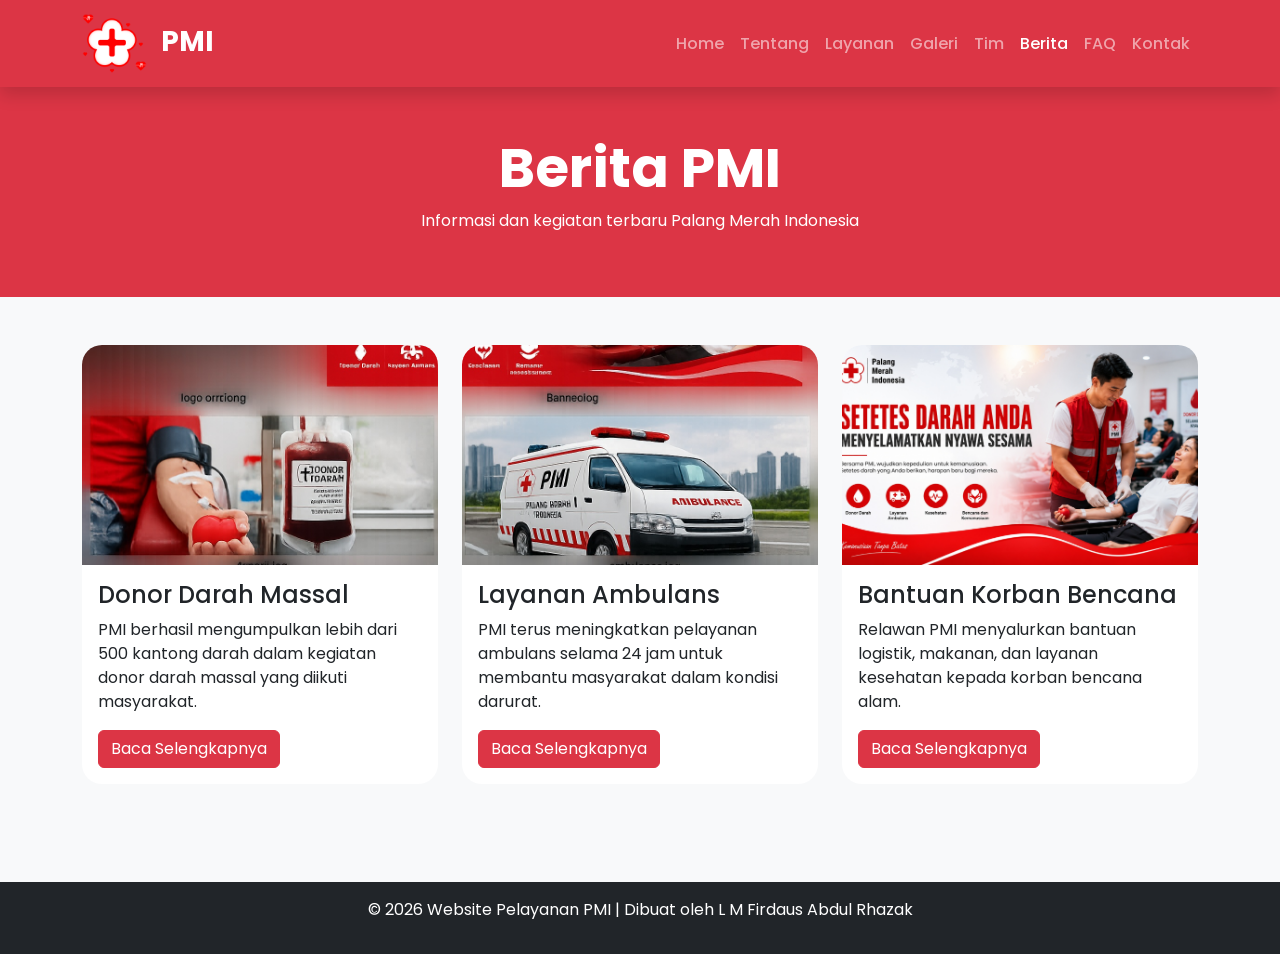
<file: berita.html>
<!DOCTYPE html>
<html lang="id">
<head>

<meta charset="UTF-8">
<meta name="viewport" content="width=device-width, initial-scale=1.0">

<title>Berita PMI</title>

<link href="https://cdn.jsdelivr.net/npm/bootstrap@5.3.3/dist/css/bootstrap.min.css" rel="stylesheet">

<link rel="stylesheet" href="https://cdnjs.cloudflare.com/ajax/libs/font-awesome/6.7.2/css/all.min.css">

<link rel="stylesheet" href="css/style.css">

<style>

.news-card{

border:none;
border-radius:20px;
overflow:hidden;
transition:.3s;

}

.news-card:hover{

transform:translateY(-8px);
box-shadow:0 15px 35px rgba(0,0,0,.2);

}

.news-card img{

height:220px;
object-fit:cover;

}

</style>

</head>

<body>

<!-- Navbar -->

<nav class="navbar navbar-expand-lg navbar-dark bg-danger shadow sticky-top">

<div class="container">

<a class="navbar-brand fw-bold" href="index.html">

<img src="img/logo-pmi.png" width="55" class="me-2">

PMI

</a>

<button class="navbar-toggler" data-bs-toggle="collapse" data-bs-target="#menu">

<span class="navbar-toggler-icon"></span>

</button>

<div class="collapse navbar-collapse" id="menu">

<ul class="navbar-nav ms-auto">

<li class="nav-item"><a class="nav-link" href="index.html">Home</a></li>

<li class="nav-item"><a class="nav-link" href="tentang.html">Tentang</a></li>

<li class="nav-item"><a class="nav-link" href="layanan.html">Layanan</a></li>

<li class="nav-item"><a class="nav-link" href="galeri.html">Galeri</a></li>

<li class="nav-item"><a class="nav-link" href="tim.html">Tim</a></li>

<li class="nav-item"><a class="nav-link active" href="berita.html">Berita</a></li>

<li class="nav-item"><a class="nav-link" href="faq.html">FAQ</a></li>

<li class="nav-item"><a class="nav-link" href="kontak.html">Kontak</a></li>

</ul>

</div>

</div>

</nav>

<!-- Header -->

<section class="bg-danger text-white text-center py-5">

<div class="container">

<h1 class="fw-bold">

Berita PMI

</h1>

<p>

Informasi dan kegiatan terbaru Palang Merah Indonesia

</p>

</div>

</section>

<!-- Berita -->

<section class="container py-5">

<div class="row g-4">

<!-- Berita 1 -->

<div class="col-md-4">

<div class="card news-card">

<img src="img/donor1.jpg">

<div class="card-body">

<h4>

Donor Darah Massal

</h4>

<p>

PMI berhasil mengumpulkan lebih dari 500 kantong darah dalam kegiatan donor darah massal yang diikuti masyarakat.

</p>

<a href="#" class="btn btn-danger">

Baca Selengkapnya

</a>

</div>

</div>

</div>

<!-- Berita 2 -->

<div class="col-md-4">

<div class="card news-card">

<img src="img/ambulance.jpg">

<div class="card-body">

<h4>

Layanan Ambulans

</h4>

<p>

PMI terus meningkatkan pelayanan ambulans selama 24 jam untuk membantu masyarakat dalam kondisi darurat.

</p>

<a href="#" class="btn btn-danger">

Baca Selengkapnya

</a>

</div>

</div>

</div>

<!-- Berita 3 -->

<div class="col-md-4">

<div class="card news-card">

<img src="img/banner.jpg">

<div class="card-body">

<h4>

Bantuan Korban Bencana

</h4>

<p>

Relawan PMI menyalurkan bantuan logistik, makanan, dan layanan kesehatan kepada korban bencana alam.

</p>

<a href="#" class="btn btn-danger">

Baca Selengkapnya

</a>

</div>

</div>

</div>

</div>

</section>

<!-- Footer -->

<footer class="bg-dark text-white text-center p-3">

<p>

© 2026 Website Pelayanan PMI | Dibuat oleh L M Firdaus Abdul Rhazak

</p>

</footer>

<script src="https://cdn.jsdelivr.net/npm/bootstrap@5.3.3/dist/js/bootstrap.bundle.min.js"></script>

</body>

</html>
</file>
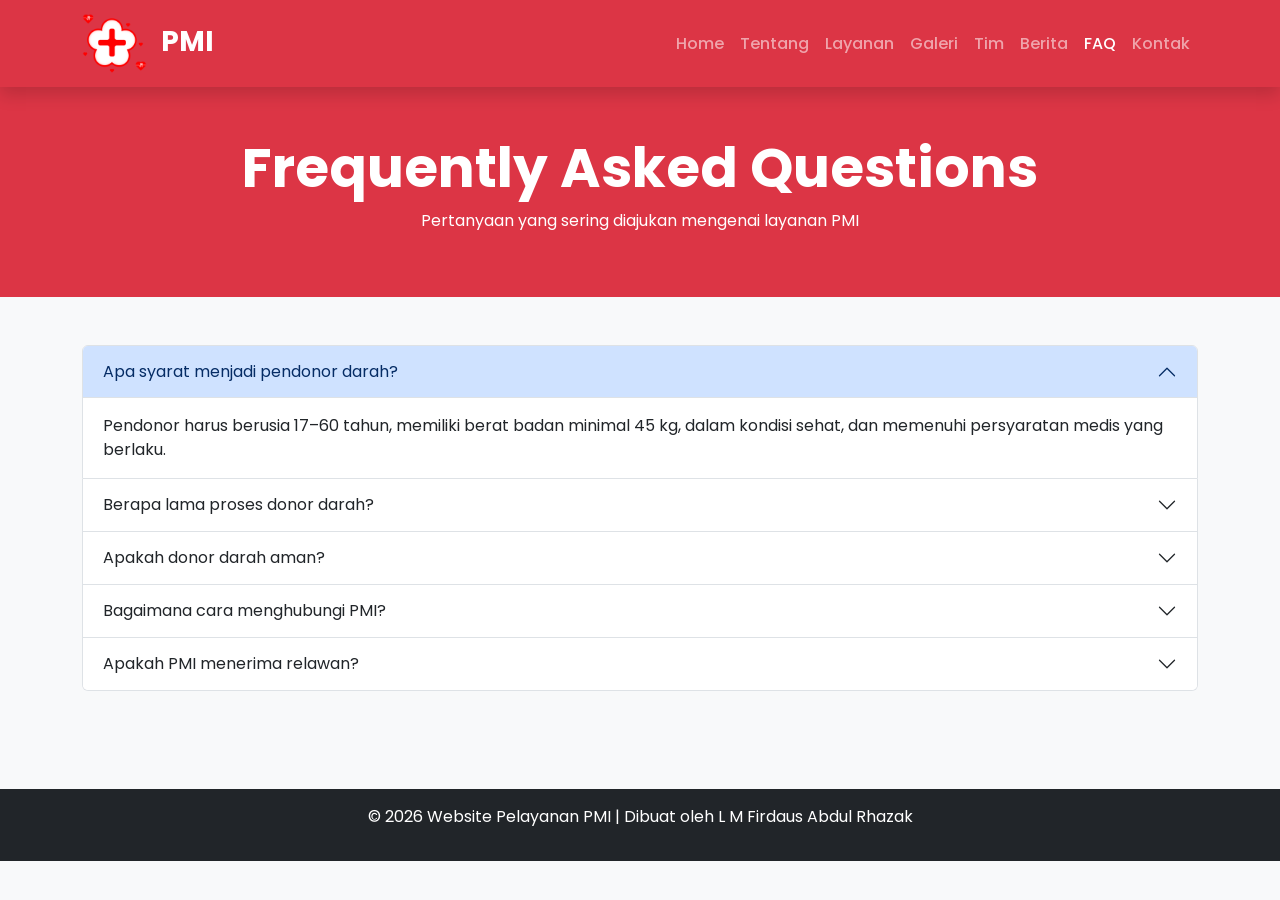
<file: faq.html>
<!DOCTYPE html>
<html lang="id">
<head>

<meta charset="UTF-8">
<meta name="viewport" content="width=device-width, initial-scale=1.0">

<title>FAQ PMI</title>

<link href="https://cdn.jsdelivr.net/npm/bootstrap@5.3.3/dist/css/bootstrap.min.css" rel="stylesheet">

<link rel="stylesheet" href="https://cdnjs.cloudflare.com/ajax/libs/font-awesome/6.7.2/css/all.min.css">

<link rel="stylesheet" href="css/style.css">

</head>

<body>

<!-- Navbar -->

<nav class="navbar navbar-expand-lg navbar-dark bg-danger shadow sticky-top">

<div class="container">

<a class="navbar-brand fw-bold" href="index.html">

<img src="img/logo-pmi.png" width="55" class="me-2">

PMI

</a>

<button class="navbar-toggler"
data-bs-toggle="collapse"
data-bs-target="#menu">

<span class="navbar-toggler-icon"></span>

</button>

<div class="collapse navbar-collapse" id="menu">

<ul class="navbar-nav ms-auto">

<li class="nav-item"><a class="nav-link" href="index.html">Home</a></li>
<li class="nav-item"><a class="nav-link" href="tentang.html">Tentang</a></li>
<li class="nav-item"><a class="nav-link" href="layanan.html">Layanan</a></li>
<li class="nav-item"><a class="nav-link" href="galeri.html">Galeri</a></li>
<li class="nav-item"><a class="nav-link" href="tim.html">Tim</a></li>
<li class="nav-item"><a class="nav-link" href="berita.html">Berita</a></li>
<li class="nav-item"><a class="nav-link active" href="faq.html">FAQ</a></li>
<li class="nav-item"><a class="nav-link" href="kontak.html">Kontak</a></li>

</ul>

</div>

</div>

</nav>

<!-- Header -->

<section class="bg-danger text-white text-center py-5">

<div class="container">

<h1 class="fw-bold">

Frequently Asked Questions

</h1>

<p>

Pertanyaan yang sering diajukan mengenai layanan PMI

</p>

</div>

</section>

<!-- FAQ -->

<section class="container py-5">

<div class="accordion" id="faqAccordion">

<div class="accordion-item">

<h2 class="accordion-header">

<button class="accordion-button" type="button" data-bs-toggle="collapse" data-bs-target="#faq1">

Apa syarat menjadi pendonor darah?

</button>

</h2>

<div id="faq1" class="accordion-collapse collapse show" data-bs-parent="#faqAccordion">

<div class="accordion-body">

Pendonor harus berusia 17–60 tahun, memiliki berat badan minimal 45 kg, dalam kondisi sehat, dan memenuhi persyaratan medis yang berlaku.

</div>

</div>

</div>

<div class="accordion-item">

<h2 class="accordion-header">

<button class="accordion-button collapsed" type="button" data-bs-toggle="collapse" data-bs-target="#faq2">

Berapa lama proses donor darah?

</button>

</h2>

<div id="faq2" class="accordion-collapse collapse" data-bs-parent="#faqAccordion">

<div class="accordion-body">

Proses donor darah biasanya memerlukan waktu sekitar 10–15 menit, sedangkan keseluruhan proses pendaftaran hingga selesai sekitar 30 menit.

</div>

</div>

</div>

<div class="accordion-item">

<h2 class="accordion-header">

<button class="accordion-button collapsed" type="button" data-bs-toggle="collapse" data-bs-target="#faq3">

Apakah donor darah aman?

</button>

</h2>

<div id="faq3" class="accordion-collapse collapse" data-bs-parent="#faqAccordion">

<div class="accordion-body">

Ya. Seluruh peralatan donor darah yang digunakan bersifat steril dan hanya digunakan satu kali sehingga aman bagi pendonor.

</div>

</div>

</div>

<div class="accordion-item">

<h2 class="accordion-header">

<button class="accordion-button collapsed" type="button" data-bs-toggle="collapse" data-bs-target="#faq4">

Bagaimana cara menghubungi PMI?

</button>

</h2>

<div id="faq4" class="accordion-collapse collapse" data-bs-parent="#faqAccordion">

<div class="accordion-body">

Anda dapat menghubungi PMI melalui halaman Kontak, telepon, email, atau datang langsung ke kantor PMI terdekat.

</div>

</div>

</div>

<div class="accordion-item">

<h2 class="accordion-header">

<button class="accordion-button collapsed" type="button" data-bs-toggle="collapse" data-bs-target="#faq5">

Apakah PMI menerima relawan?

</button>

</h2>

<div id="faq5" class="accordion-collapse collapse" data-bs-parent="#faqAccordion">

<div class="accordion-body">

Ya. PMI membuka kesempatan bagi masyarakat yang ingin menjadi relawan dan mengikuti pelatihan sesuai ketentuan yang berlaku.

</div>

</div>

</div>

</div>

</section>

<!-- Footer -->

<footer class="bg-dark text-white text-center p-3">

<p>

© 2026 Website Pelayanan PMI | Dibuat oleh L M Firdaus Abdul Rhazak

</p>

</footer>

<script src="https://cdn.jsdelivr.net/npm/bootstrap@5.3.3/dist/js/bootstrap.bundle.min.js"></script>

</body>
</html>
</file>
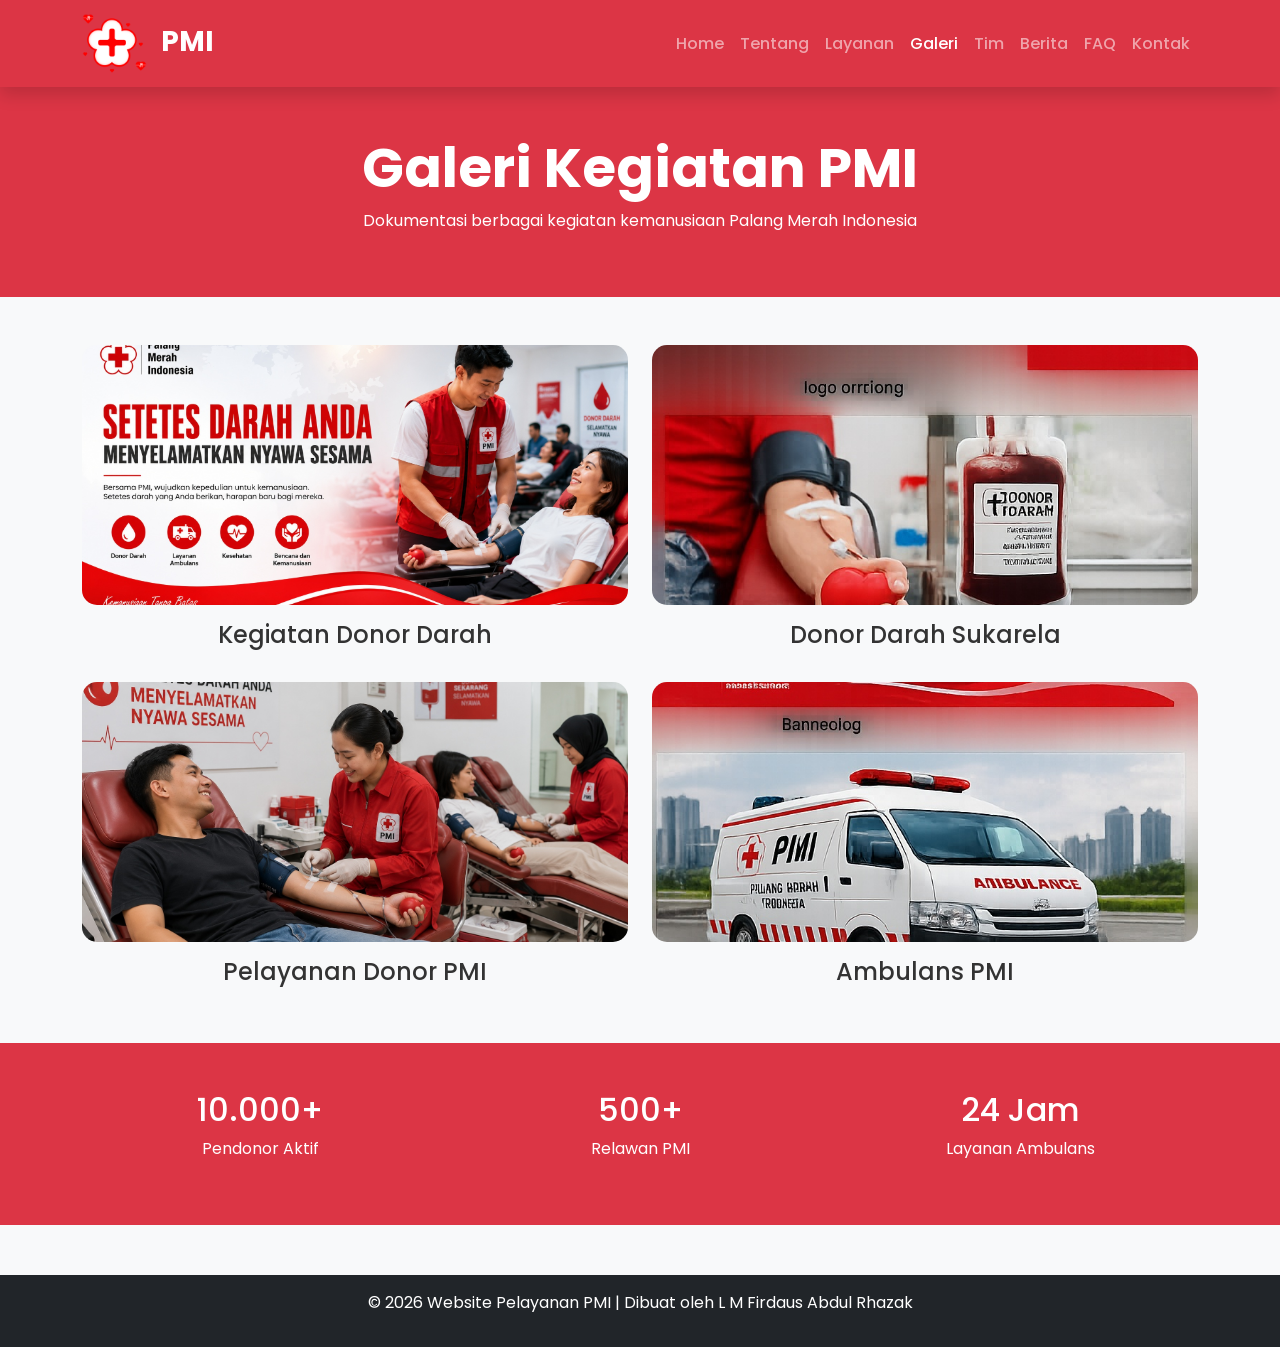
<file: galeri.html>
<!DOCTYPE html>
<html lang="id">
<head>
<meta charset="UTF-8">
<meta name="viewport" content="width=device-width, initial-scale=1.0">

<title>Galeri PMI</title>

<link href="https://cdn.jsdelivr.net/npm/bootstrap@5.3.3/dist/css/bootstrap.min.css" rel="stylesheet">
<link rel="stylesheet" href="https://cdnjs.cloudflare.com/ajax/libs/font-awesome/6.7.2/css/all.min.css">
<link rel="stylesheet" href="css/style.css">

<style>

.gallery img{

width:100%;
height:260px;
object-fit:cover;
border-radius:15px;
transition:.4s;

}

.gallery img:hover{

transform:scale(1.05);
box-shadow:0 15px 30px rgba(0,0,0,.3);

}

</style>

</head>
<body>

<!-- Navbar -->

<nav class="navbar navbar-expand-lg navbar-dark bg-danger shadow sticky-top">

<div class="container">

<a class="navbar-brand fw-bold" href="index.html">

<img src="img/logo-pmi.png" width="55" class="me-2">

PMI

</a>

<button class="navbar-toggler"
data-bs-toggle="collapse"
data-bs-target="#menu">

<span class="navbar-toggler-icon"></span>

</button>

<div class="collapse navbar-collapse" id="menu">

<ul class="navbar-nav ms-auto">

<li class="nav-item"><a class="nav-link" href="index.html">Home</a></li>
<li class="nav-item"><a class="nav-link" href="tentang.html">Tentang</a></li>
<li class="nav-item"><a class="nav-link" href="layanan.html">Layanan</a></li>
<li class="nav-item"><a class="nav-link active" href="galeri.html">Galeri</a></li>
<li class="nav-item"><a class="nav-link" href="tim.html">Tim</a></li>
<li class="nav-item"><a class="nav-link" href="berita.html">Berita</a></li>
<li class="nav-item"><a class="nav-link" href="faq.html">FAQ</a></li>
<li class="nav-item"><a class="nav-link" href="kontak.html">Kontak</a></li>

</ul>

</div>

</div>

</nav>

<!-- Header -->

<section class="bg-danger text-white text-center py-5">

<div class="container">

<h1 class="fw-bold">

Galeri Kegiatan PMI

</h1>

<p>

Dokumentasi berbagai kegiatan kemanusiaan Palang Merah Indonesia

</p>

</div>

</section>

<!-- Galeri -->

<section class="container py-5">

<div class="row gallery g-4">

<div class="col-md-6">

<img src="img/banner.jpg">

<h4 class="mt-3 text-center">

Kegiatan Donor Darah

</h4>

</div>

<div class="col-md-6">

<img src="img/donor1.jpg">

<h4 class="mt-3 text-center">

Donor Darah Sukarela

</h4>

</div>

<div class="col-md-6">

<img src="img/donor2.jpg">

<h4 class="mt-3 text-center">

Pelayanan Donor PMI

</h4>

</div>

<div class="col-md-6">

<img src="img/ambulance.jpg">

<h4 class="mt-3 text-center">

Ambulans PMI

</h4>

</div>

</div>

</section>

<!-- Statistik -->

<section class="bg-danger text-white py-5">

<div class="container">

<div class="row text-center">

<div class="col-md-4">

<h2>10.000+</h2>

<p>Pendonor Aktif</p>

</div>

<div class="col-md-4">

<h2>500+</h2>

<p>Relawan PMI</p>

</div>

<div class="col-md-4">

<h2>24 Jam</h2>

<p>Layanan Ambulans</p>

</div>

</div>

</div>

</section>

<footer class="bg-dark text-white text-center p-3">

<p>

© 2026 Website Pelayanan PMI | Dibuat oleh L M Firdaus Abdul Rhazak

</p>

</footer>

<script src="https://cdn.jsdelivr.net/npm/bootstrap@5.3.3/dist/js/bootstrap.bundle.min.js"></script>

</body>
</html>
</file>
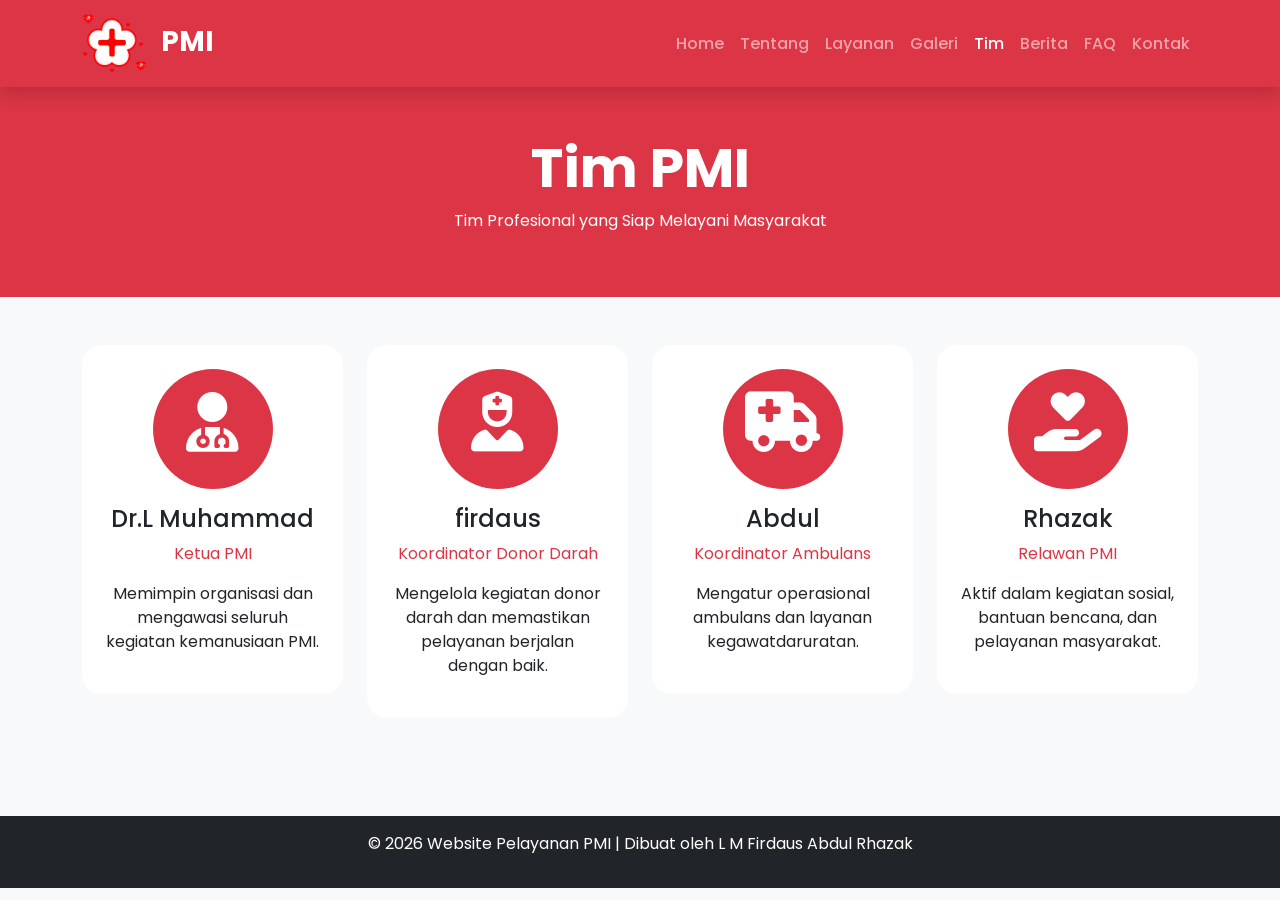
<file: tim.html>
<!DOCTYPE html>
<html lang="id">
<head>
<meta charset="UTF-8">
<meta name="viewport" content="width=device-width, initial-scale=1.0">

<title>Tim PMI</title>

<link href="https://cdn.jsdelivr.net/npm/bootstrap@5.3.3/dist/css/bootstrap.min.css" rel="stylesheet">
<link rel="stylesheet" href="https://cdnjs.cloudflare.com/ajax/libs/font-awesome/6.7.2/css/all.min.css">
<link rel="stylesheet" href="css/style.css">

<style>

.team-card{
    border:none;
    border-radius:20px;
    transition:.3s;
}

.team-card:hover{
    transform:translateY(-10px);
    box-shadow:0 15px 35px rgba(0,0,0,.2);
}

.avatar{
    width:120px;
    height:120px;
    border-radius:50%;
    background:#dc3545;
    color:white;
    display:flex;
    justify-content:center;
    align-items:center;
    font-size:60px;
    margin:auto;
}

</style>

</head>
<body>

<!-- Navbar -->

<nav class="navbar navbar-expand-lg navbar-dark bg-danger shadow sticky-top">

<div class="container">

<a class="navbar-brand fw-bold" href="index.html">
<img src="img/logo-pmi.png" width="55" class="me-2">
PMI
</a>

<button class="navbar-toggler"
data-bs-toggle="collapse"
data-bs-target="#menu">
<span class="navbar-toggler-icon"></span>
</button>

<div class="collapse navbar-collapse" id="menu">

<ul class="navbar-nav ms-auto">

<li class="nav-item"><a class="nav-link" href="index.html">Home</a></li>
<li class="nav-item"><a class="nav-link" href="tentang.html">Tentang</a></li>
<li class="nav-item"><a class="nav-link" href="layanan.html">Layanan</a></li>
<li class="nav-item"><a class="nav-link" href="galeri.html">Galeri</a></li>
<li class="nav-item"><a class="nav-link active" href="tim.html">Tim</a></li>
<li class="nav-item"><a class="nav-link" href="berita.html">Berita</a></li>
<li class="nav-item"><a class="nav-link" href="faq.html">FAQ</a></li>
<li class="nav-item"><a class="nav-link" href="kontak.html">Kontak</a></li>

</ul>

</div>

</div>

</nav>

<!-- Header -->

<section class="bg-danger text-white text-center py-5">

<div class="container">

<h1 class="fw-bold">

Tim PMI

</h1>

<p>

Tim Profesional yang Siap Melayani Masyarakat

</p>

</div>

</section>

<!-- Tim -->

<section class="container py-5">

<div class="row g-4">

<div class="col-md-3">

<div class="card team-card text-center p-4">

<div class="avatar">
<i class="fa-solid fa-user-doctor"></i>
</div>

<h4 class="mt-3">
Dr.L Muhammad
</h4>

<p class="text-danger">
Ketua PMI
</p>

<p>
Memimpin organisasi dan mengawasi seluruh kegiatan kemanusiaan PMI.
</p>

</div>

</div>

<div class="col-md-3">

<div class="card team-card text-center p-4">

<div class="avatar">
<i class="fa-solid fa-user-nurse"></i>
</div>

<h4 class="mt-3">
firdaus
</h4>

<p class="text-danger">
Koordinator Donor Darah
</p>

<p>
Mengelola kegiatan donor darah dan memastikan pelayanan berjalan dengan baik.
</p>

</div>

</div>

<div class="col-md-3">

<div class="card team-card text-center p-4">

<div class="avatar">
<i class="fa-solid fa-truck-medical"></i>
</div>

<h4 class="mt-3">
Abdul
</h4>

<p class="text-danger">
Koordinator Ambulans
</p>

<p>
Mengatur operasional ambulans dan layanan kegawatdaruratan.
</p>

</div>

</div>

<div class="col-md-3">

<div class="card team-card text-center p-4">

<div class="avatar">
<i class="fa-solid fa-hand-holding-heart"></i>
</div>

<h4 class="mt-3">
Rhazak
</h4>

<p class="text-danger">
Relawan PMI
</p>

<p>
Aktif dalam kegiatan sosial, bantuan bencana, dan pelayanan masyarakat.
</p>

</div>

</div>

</div>

</section>

<!-- Footer -->

<footer class="bg-dark text-white text-center p-3">

<p>

© 2026 Website Pelayanan PMI | Dibuat oleh L M Firdaus Abdul Rhazak

</p>

</footer>

<script src="https://cdn.jsdelivr.net/npm/bootstrap@5.3.3/dist/js/bootstrap.bundle.min.js"></script>

</body>
</html>
</file>
<file: css/style.css>
/* Google Font */
@import url('https://fonts.googleapis.com/css2?family=Poppins:wght@300;400;500;600;700&display=swap');

*{
    margin:0;
    padding:0;
    box-sizing:border-box;
    font-family:'Poppins',sans-serif;
}

body{
    background:#f8f9fa;
    color:#333;
}

/* Navbar */

.navbar{
    transition:.3s;
    padding: 6px 0;
}

.navbar-brand{
    font-size:28px;
    font-weight:bold;
}

.navbar-brand img{
    height: 65px;
    width: auto;
}

.nav-link{
    font-weight:500;
}

.nav-link:hover{
    color:#ffe082 !important;
}

/* Hero */

.hero{

    background:
    linear-gradient(rgba(180,0,0,.45),
    rgba(180,0,0,.45)),
    url("../img/banner.jpg");

    background-size:cover;
    background-position:center;

    height:90vh;

    display:flex;

    align-items:center;

    justify-content:center;

}

.hero h1{

    font-size:60px;

    font-weight:bold;

}

.hero p{

    font-size:22px;

}

.hero .btn{

    padding:15px 40px;

    border-radius:40px;

    font-weight:bold;

}

/* Hero Slider */

.slider-img{
    width: 100%;
    height: 700px;
    object-fit: cover;
    object-position: center;
}

.carousel-item{
    position: relative;
}

.carousel-item::before{
    content: "";
    position: absolute;
    inset: 0;
    background: rgba(0,0,0,0.35);
}

.carousel-caption{
    top: 50%;
    bottom: auto;
    transform: translateY(-50%);
    z-index: 2;
}

.carousel-caption h1{
    font-weight: bold;
    text-shadow: 2px 2px 10px rgba(0,0,0,.7);
}

.carousel-caption p{
    text-shadow: 2px 2px 10px rgba(0,0,0,.7);
}

/* Card */

.card{

    border:none;

    transition:.3s;

    border-radius:15px;

}

.card:hover{

    transform:translateY(-10px);

    box-shadow:0 10px 30px rgba(0,0,0,.2);

}

.card i{

    margin-bottom:15px;

}

/* Statistik */

.bg-danger h1{

    font-size:55px;

    font-weight:bold;

}

/* Footer */

footer{

    margin-top:50px;

}

/* Responsive */

@media(max-width:768px){

.hero{

height:70vh;

}

.hero h1{

font-size:35px;

}

.hero p{

font-size:18px;

}

}

/* WhatsApp Button */

.wa-float{
    position: fixed;
    width: 60px;
    height: 60px;
    bottom: 20px;
    right: 20px;

    background: #25D366;
    color: white;

    border-radius: 50%;

    text-align: center;
    line-height: 60px;

    font-size: 32px;

    text-decoration: none;

    z-index: 9999;

    box-shadow: 0 4px 10px rgba(0,0,0,.3);

    transition: .3s;
}

.wa-float:hover{
    color: white;
    transform: scale(1.1);
}

#topBtn{
    position: fixed;
    bottom: 90px;
    right: 20px;
    display: none;
    border: none;
    background: #dc3545;
    color: white;
    width: 50px;
    height: 50px;
    border-radius: 50%;
    cursor: pointer;
    z-index: 999;
}
</file>
